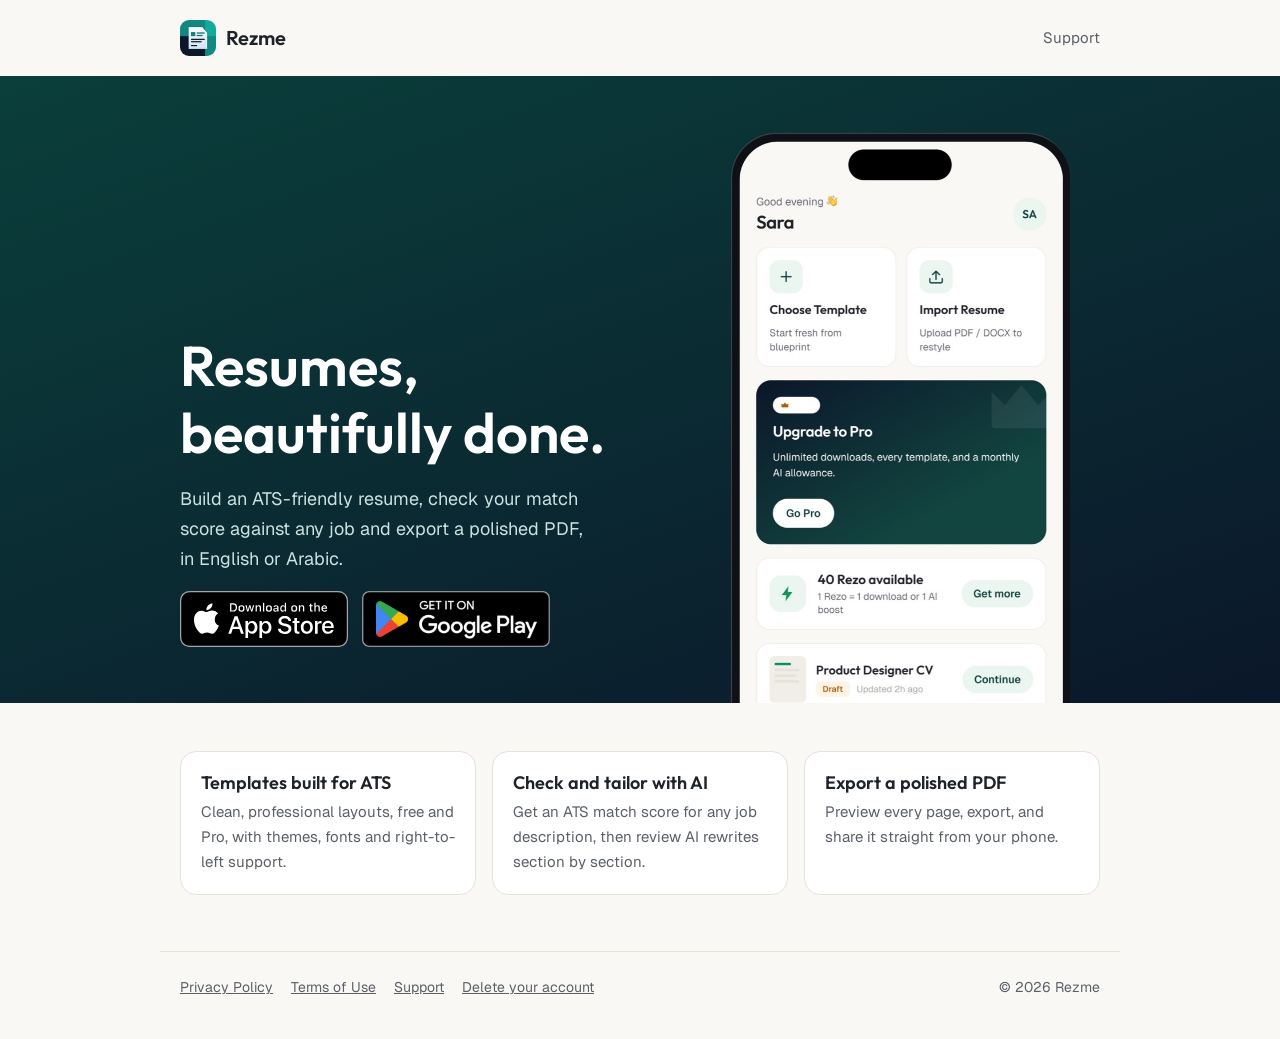
<file: index.html>
<!doctype html>
<html lang="en">
<head>
<meta charset="utf-8">
<meta name="viewport" content="width=device-width, initial-scale=1">
<title>Rezme — AI resume and CV builder</title>
<meta name="description" content="Build an ATS-friendly resume, check your match score and export a polished PDF. Get Rezme on the App Store and Google Play.">
<link rel="icon" type="image/png" href="/assets/favicon.png">
<link rel="apple-touch-icon" href="/assets/apple-touch-icon.png">
<link rel="preconnect" href="https://fonts.googleapis.com">
<link rel="preconnect" href="https://fonts.gstatic.com" crossorigin>
<link rel="stylesheet" href="https://fonts.googleapis.com/css2?family=Geist:wght@400;500;600&family=Outfit:wght@600&display=swap">
<link rel="stylesheet" href="/assets/site.css">
</head>
<body>
<header class="top">
  <a class="brand" href="/"><img src="/assets/logo.png" alt="" width="36" height="36"><span>Rezme</span></a>
  <nav><a href="/support/">Support</a></nav>
</header>
<section class="hero">
  <div class="hero-inner">
    <div>
      <h1>Resumes, beautifully done.</h1>
      <p>Build an ATS-friendly resume, check your match score against any job and export a polished PDF, in English or Arabic.</p>
      <div class="stores">
        <a class="store-badge" href="https://apps.apple.com/app/rezme-ai-resume-cv-builder/id6544801899"><img src="/assets/app-store-badge.svg" alt="Download on the App Store" width="168" height="56"></a>
        <a class="store-badge" href="https://play.google.com/store/apps/details?id=click.profilein.profile_in"><img src="/assets/google-play-badge.png" alt="Get it on Google Play" width="188" height="56"></a>
      </div>
    </div>
    <img class="shot" src="/assets/screen-home.jpg" alt="The Rezme home screen on an iPhone" width="340">
  </div>
</section>
<section class="features">
  <div class="card">
    <h3>Templates built for ATS</h3>
    <p>Clean, professional layouts, free and Pro, with themes, fonts and right-to-left support.</p>
  </div>
  <div class="card">
    <h3>Check and tailor with AI</h3>
    <p>Get an ATS match score for any job description, then review AI rewrites section by section.</p>
  </div>
  <div class="card">
    <h3>Export a polished PDF</h3>
    <p>Preview every page, export, and share it straight from your phone.</p>
  </div>
</section>

<footer class="foot">
  <nav>
    <a href="/privacy/">Privacy Policy</a>
    <a href="/terms/">Terms of Use</a>
    <a href="/support/">Support</a>
    <a href="/delete-account/">Delete your account</a>
  </nav>
  <span>&copy; 2026 Rezme</span>
</footer>
</body>
</html>
</file>
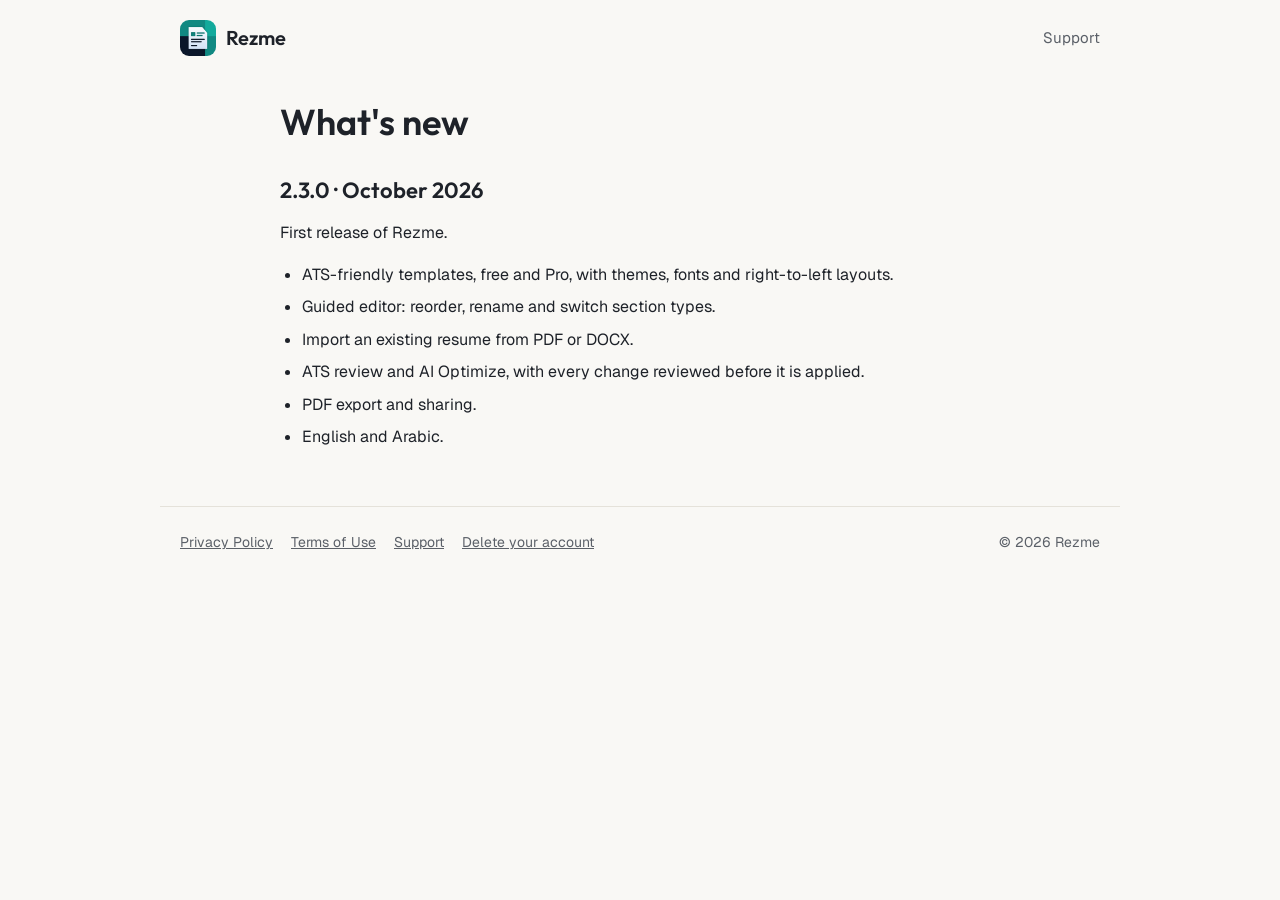
<file: changelog/index.html>
<!doctype html>
<html lang="en">
<head>
<meta charset="utf-8">
<meta name="viewport" content="width=device-width, initial-scale=1">
<title>What's new · Rezme</title>
<meta name="description" content="Rezme release notes.">
<link rel="icon" type="image/png" href="/assets/favicon.png">
<link rel="apple-touch-icon" href="/assets/apple-touch-icon.png">
<link rel="preconnect" href="https://fonts.googleapis.com">
<link rel="preconnect" href="https://fonts.gstatic.com" crossorigin>
<link rel="stylesheet" href="https://fonts.googleapis.com/css2?family=Geist:wght@400;500;600&family=Outfit:wght@600&display=swap">
<link rel="stylesheet" href="/assets/site.css">
</head>
<body>
<header class="top">
  <a class="brand" href="/"><img src="/assets/logo.png" alt="" width="36" height="36"><span>Rezme</span></a>
  <nav><a href="/support/">Support</a></nav>
</header>
<main class="doc">
<h1>What's new</h1>
<h2>2.3.0 &middot; October 2026</h2>
<p>First release of Rezme.</p>
<ul>
  <li>ATS-friendly templates, free and Pro, with themes, fonts and right-to-left layouts.</li>
  <li>Guided editor: reorder, rename and switch section types.</li>
  <li>Import an existing resume from PDF or DOCX.</li>
  <li>ATS review and AI Optimize, with every change reviewed before it is applied.</li>
  <li>PDF export and sharing.</li>
  <li>English and Arabic.</li>
</ul>
</main>

<footer class="foot">
  <nav>
    <a href="/privacy/">Privacy Policy</a>
    <a href="/terms/">Terms of Use</a>
    <a href="/support/">Support</a>
    <a href="/delete-account/">Delete your account</a>
  </nav>
  <span>&copy; 2026 Rezme</span>
</footer>
</body>
</html>
</file>
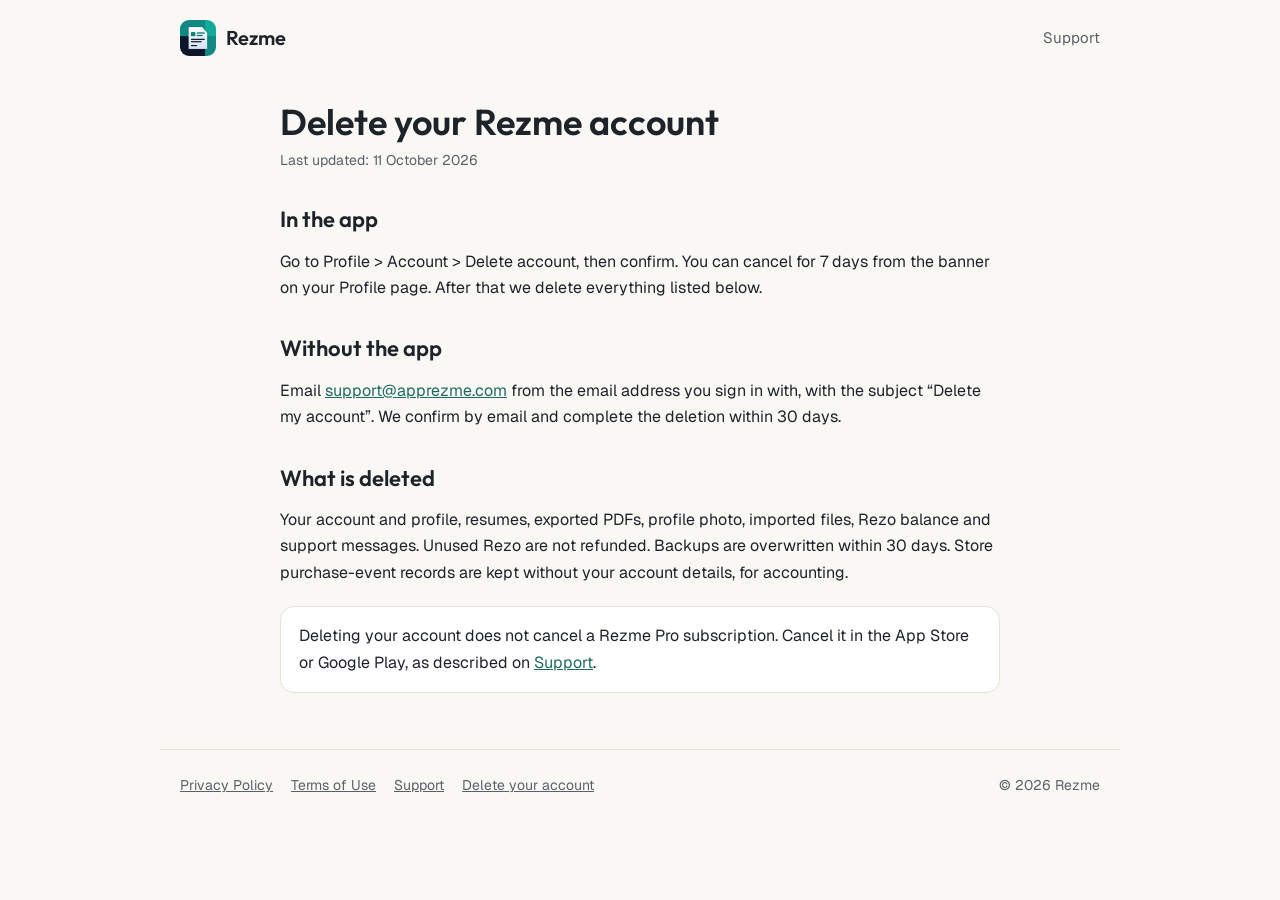
<file: delete-account/index.html>
<!doctype html>
<html lang="en">
<head>
<meta charset="utf-8">
<meta name="viewport" content="width=device-width, initial-scale=1">
<title>Delete your account · Rezme</title>
<meta name="description" content="How to delete your Rezme account and what is deleted.">
<link rel="icon" type="image/png" href="/assets/favicon.png">
<link rel="apple-touch-icon" href="/assets/apple-touch-icon.png">
<link rel="preconnect" href="https://fonts.googleapis.com">
<link rel="preconnect" href="https://fonts.gstatic.com" crossorigin>
<link rel="stylesheet" href="https://fonts.googleapis.com/css2?family=Geist:wght@400;500;600&family=Outfit:wght@600&display=swap">
<link rel="stylesheet" href="/assets/site.css">
</head>
<body>
<header class="top">
  <a class="brand" href="/"><img src="/assets/logo.png" alt="" width="36" height="36"><span>Rezme</span></a>
  <nav><a href="/support/">Support</a></nav>
</header>
<main class="doc">
<h1>Delete your Rezme account</h1>
<p class="updated">Last updated: 11 October 2026</p>
<h2>In the app</h2>
<p>Go to Profile &gt; Account &gt; Delete account, then confirm. You can cancel for 7 days from the banner on your Profile page. After that we delete everything listed below.</p>

<h2>Without the app</h2>
<p>Email <a href="mailto:support@apprezme.com?subject=Delete%20my%20account">support@apprezme.com</a> from the email address you sign in with, with the subject &ldquo;Delete my account&rdquo;. We confirm by email and complete the deletion within 30 days.</p>

<h2>What is deleted</h2>
<p>Your account and profile, resumes, exported PDFs, profile photo, imported files, Rezo balance and support messages. Unused Rezo are not refunded. Backups are overwritten within 30 days. Store purchase-event records are kept without your account details, for accounting.</p>

<div class="note"><p>Deleting your account does not cancel a Rezme Pro subscription. Cancel it in the App Store or Google Play, as described on <a href="/support/">Support</a>.</p></div>
</main>

<footer class="foot">
  <nav>
    <a href="/privacy/">Privacy Policy</a>
    <a href="/terms/">Terms of Use</a>
    <a href="/support/">Support</a>
    <a href="/delete-account/">Delete your account</a>
  </nav>
  <span>&copy; 2026 Rezme</span>
</footer>
</body>
</html>
</file>
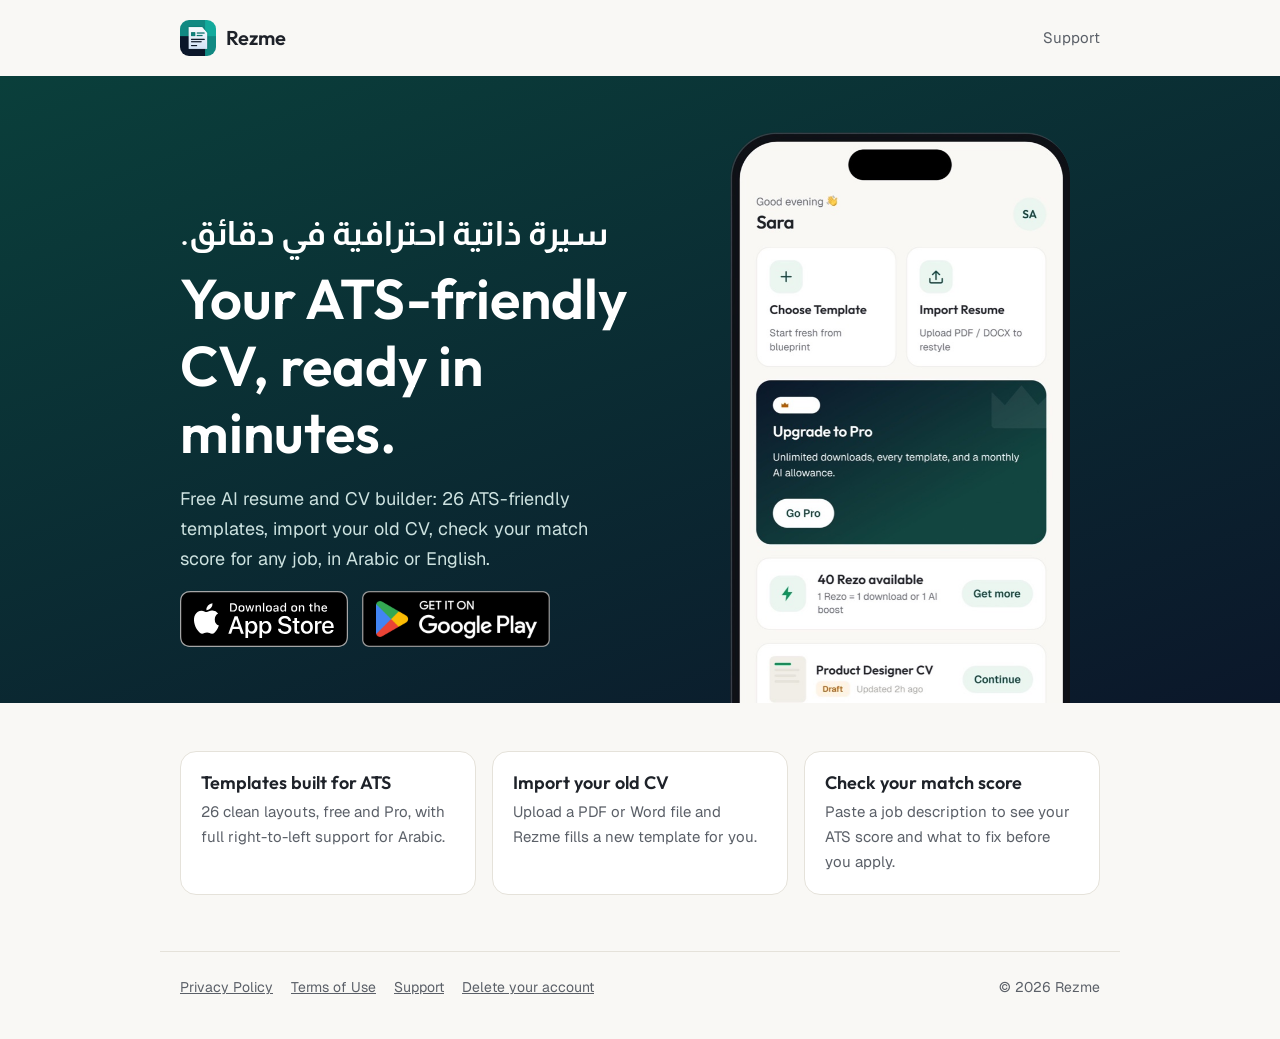
<file: download/index.html>
<!doctype html>
<html lang="en">
<head>
<meta charset="utf-8">
<meta name="viewport" content="width=device-width, initial-scale=1">
<title>Download Rezme · AI resume and CV builder</title>
<meta name="description" content="Get Rezme free on the App Store and Google Play: 26 ATS-friendly templates, AI import and an ATS match score, in Arabic or English.">
<link rel="icon" type="image/png" href="/assets/favicon.png">
<link rel="apple-touch-icon" href="/assets/apple-touch-icon.png">
<link rel="preconnect" href="https://fonts.googleapis.com">
<link rel="preconnect" href="https://fonts.gstatic.com" crossorigin>
<link rel="stylesheet" href="https://fonts.googleapis.com/css2?family=Almarai:wght@400;700&family=Geist:wght@400;500;600&family=Outfit:wght@600&display=swap">
<link rel="stylesheet" href="/assets/site.css">
</head>
<body>
<header class="top">
  <a class="brand" href="/"><img src="/assets/logo.png" alt="" width="36" height="36"><span>Rezme</span></a>
  <nav><a href="/support/">Support</a></nav>
</header>
<section class="hero">
  <div class="hero-inner">
    <div>
      <p class="hero-ar" lang="ar" dir="rtl">سيرة ذاتية احترافية في دقائق.</p>
      <h1>Your ATS-friendly CV, ready in minutes.</h1>
      <p>Free AI resume and CV builder: 26 ATS-friendly templates, import your old CV, check your match score for any job, in Arabic or English.</p>
      <div class="stores">
        <a class="store-badge" href="https://apps.apple.com/app/rezme-ai-resume-cv-builder/id6544801899"><img src="/assets/app-store-badge.svg" alt="Download on the App Store" width="168" height="56"></a>
        <!-- Paid Meta ads land here; the referrer keeps those installs separate in Play Console. -->
        <a class="store-badge" href="https://play.google.com/store/apps/details?id=click.profilein.profile_in&amp;referrer=utm_source%3Dmeta_ads%26utm_medium%3Dpaid%26utm_campaign%3Dlaunch_nov2026_boost"><img src="/assets/google-play-badge.png" alt="Get it on Google Play" width="188" height="56"></a>
      </div>
    </div>
    <img class="shot" src="/assets/screen-home.jpg" alt="The Rezme home screen on an iPhone" width="340">
  </div>
</section>
<section class="features">
  <div class="card">
    <h3>Templates built for ATS</h3>
    <p>26 clean layouts, free and Pro, with full right-to-left support for Arabic.</p>
  </div>
  <div class="card">
    <h3>Import your old CV</h3>
    <p>Upload a PDF or Word file and Rezme fills a new template for you.</p>
  </div>
  <div class="card">
    <h3>Check your match score</h3>
    <p>Paste a job description to see your ATS score and what to fix before you apply.</p>
  </div>
</section>

<footer class="foot">
  <nav>
    <a href="/privacy/">Privacy Policy</a>
    <a href="/terms/">Terms of Use</a>
    <a href="/support/">Support</a>
    <a href="/delete-account/">Delete your account</a>
  </nav>
  <span>&copy; 2026 Rezme</span>
</footer>
</body>
</html>
</file>
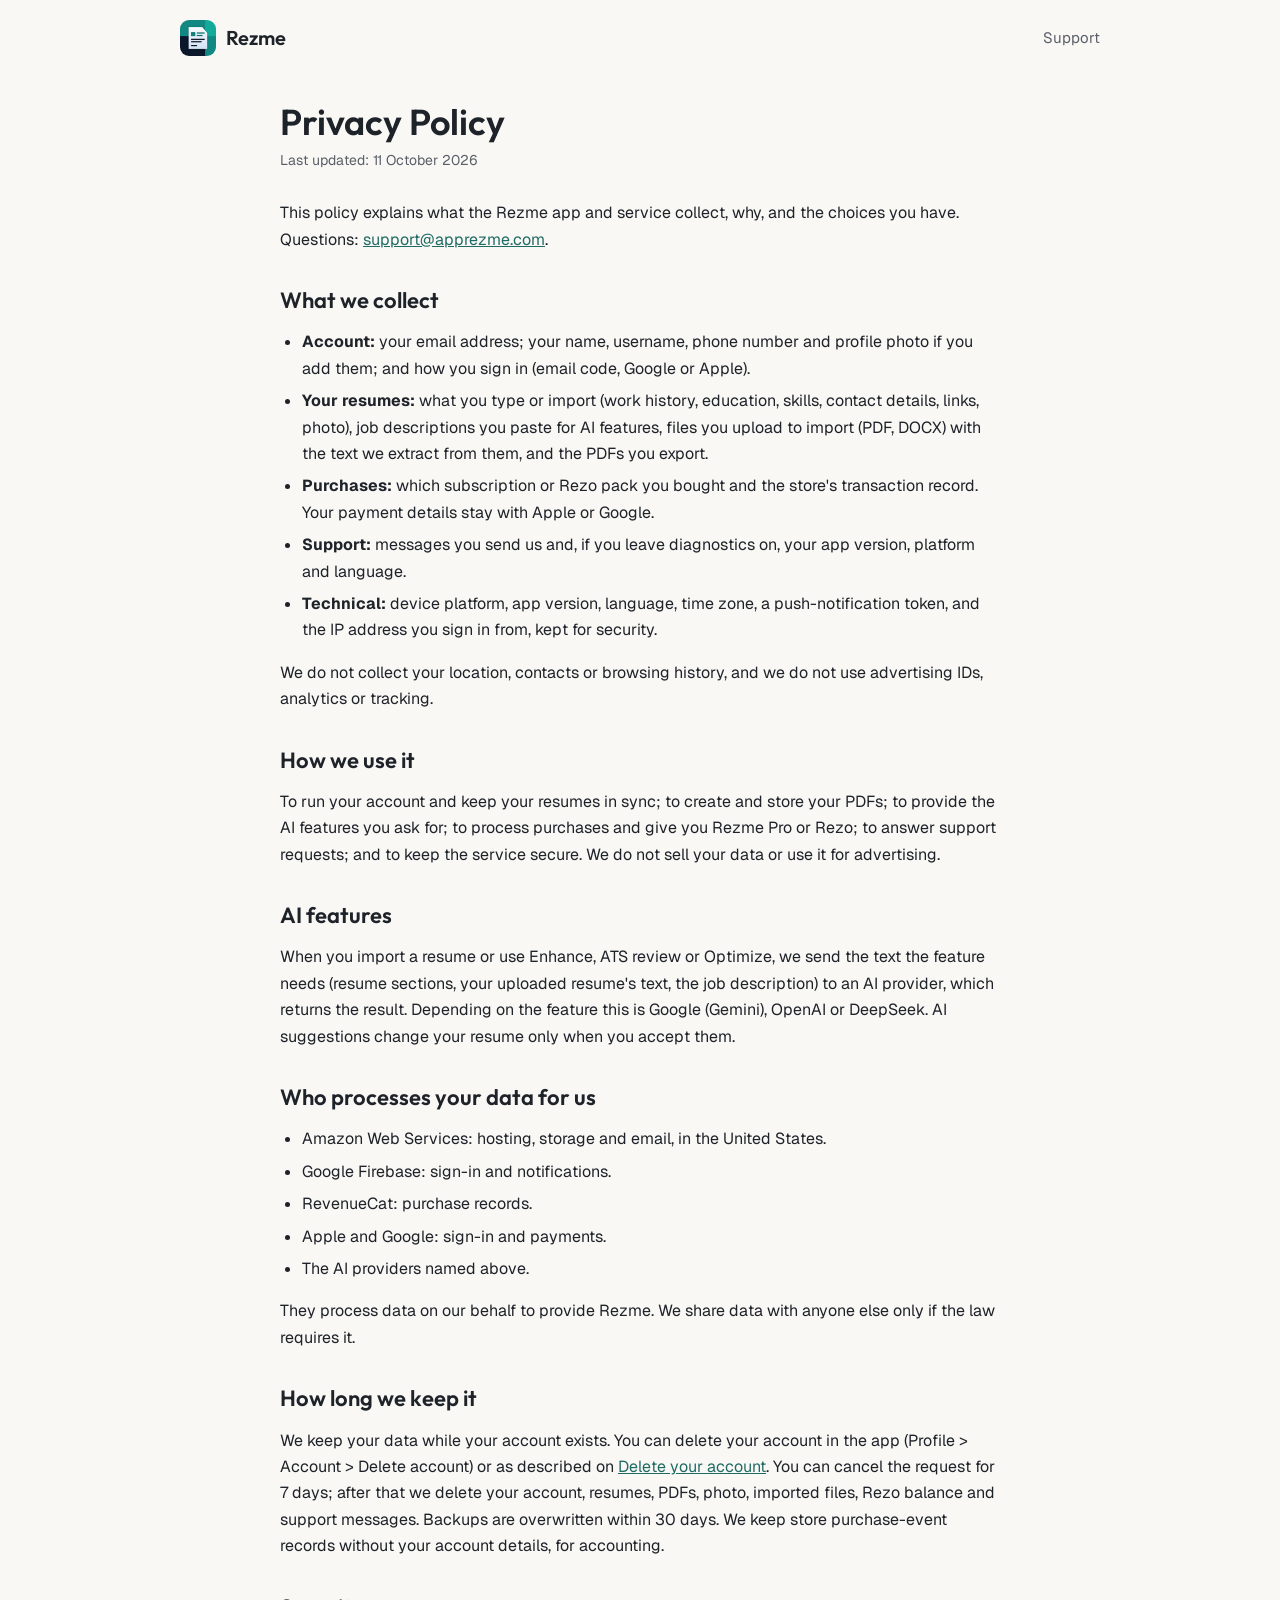
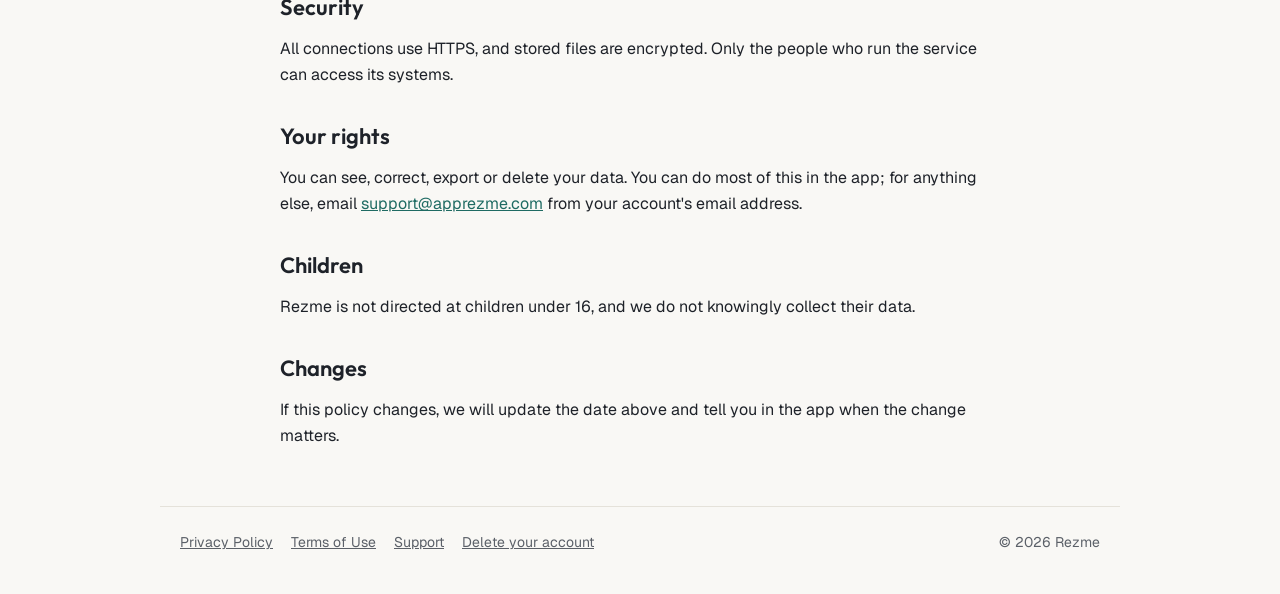
<file: privacy/index.html>
<!doctype html>
<html lang="en">
<head>
<meta charset="utf-8">
<meta name="viewport" content="width=device-width, initial-scale=1">
<title>Privacy Policy · Rezme</title>
<meta name="description" content="What Rezme collects, why, who processes it and how to delete it.">
<link rel="icon" type="image/png" href="/assets/favicon.png">
<link rel="apple-touch-icon" href="/assets/apple-touch-icon.png">
<link rel="preconnect" href="https://fonts.googleapis.com">
<link rel="preconnect" href="https://fonts.gstatic.com" crossorigin>
<link rel="stylesheet" href="https://fonts.googleapis.com/css2?family=Geist:wght@400;500;600&family=Outfit:wght@600&display=swap">
<link rel="stylesheet" href="/assets/site.css">
</head>
<body>
<header class="top">
  <a class="brand" href="/"><img src="/assets/logo.png" alt="" width="36" height="36"><span>Rezme</span></a>
  <nav><a href="/support/">Support</a></nav>
</header>
<main class="doc">
<h1>Privacy Policy</h1>
<p class="updated">Last updated: 11 October 2026</p>
<p>This policy explains what the Rezme app and service collect, why, and the choices you have. Questions: <a href="mailto:support@apprezme.com">support@apprezme.com</a>.</p>

<h2>What we collect</h2>
<ul>
  <li><strong>Account:</strong> your email address; your name, username, phone number and profile photo if you add them; and how you sign in (email code, Google or Apple).</li>
  <li><strong>Your resumes:</strong> what you type or import (work history, education, skills, contact details, links, photo), job descriptions you paste for AI features, files you upload to import (PDF, DOCX) with the text we extract from them, and the PDFs you export.</li>
  <li><strong>Purchases:</strong> which subscription or Rezo pack you bought and the store's transaction record. Your payment details stay with Apple or Google.</li>
  <li><strong>Support:</strong> messages you send us and, if you leave diagnostics on, your app version, platform and language.</li>
  <li><strong>Technical:</strong> device platform, app version, language, time zone, a push-notification token, and the IP address you sign in from, kept for security.</li>
</ul>
<p>We do not collect your location, contacts or browsing history, and we do not use advertising IDs, analytics or tracking.</p>

<h2>How we use it</h2>
<p>To run your account and keep your resumes in sync; to create and store your PDFs; to provide the AI features you ask for; to process purchases and give you Rezme Pro or Rezo; to answer support requests; and to keep the service secure. We do not sell your data or use it for advertising.</p>

<h2>AI features</h2>
<p>When you import a resume or use Enhance, ATS review or Optimize, we send the text the feature needs (resume sections, your uploaded resume's text, the job description) to an AI provider, which returns the result. Depending on the feature this is Google (Gemini), OpenAI or DeepSeek. AI suggestions change your resume only when you accept them.</p>

<h2>Who processes your data for us</h2>
<ul>
  <li>Amazon Web Services: hosting, storage and email, in the United States.</li>
  <li>Google Firebase: sign-in and notifications.</li>
  <li>RevenueCat: purchase records.</li>
  <li>Apple and Google: sign-in and payments.</li>
  <li>The AI providers named above.</li>
</ul>
<p>They process data on our behalf to provide Rezme. We share data with anyone else only if the law requires it.</p>

<h2>How long we keep it</h2>
<p>We keep your data while your account exists. You can delete your account in the app (Profile &gt; Account &gt; Delete account) or as described on <a href="/delete-account/">Delete your account</a>. You can cancel the request for 7 days; after that we delete your account, resumes, PDFs, photo, imported files, Rezo balance and support messages. Backups are overwritten within 30 days. We keep store purchase-event records without your account details, for accounting.</p>

<h2>Security</h2>
<p>All connections use HTTPS, and stored files are encrypted. Only the people who run the service can access its systems.</p>

<h2>Your rights</h2>
<p>You can see, correct, export or delete your data. You can do most of this in the app; for anything else, email <a href="mailto:support@apprezme.com">support@apprezme.com</a> from your account's email address.</p>

<h2>Children</h2>
<p>Rezme is not directed at children under 16, and we do not knowingly collect their data.</p>

<h2>Changes</h2>
<p>If this policy changes, we will update the date above and tell you in the app when the change matters.</p>
</main>

<footer class="foot">
  <nav>
    <a href="/privacy/">Privacy Policy</a>
    <a href="/terms/">Terms of Use</a>
    <a href="/support/">Support</a>
    <a href="/delete-account/">Delete your account</a>
  </nav>
  <span>&copy; 2026 Rezme</span>
</footer>
</body>
</html>
</file>
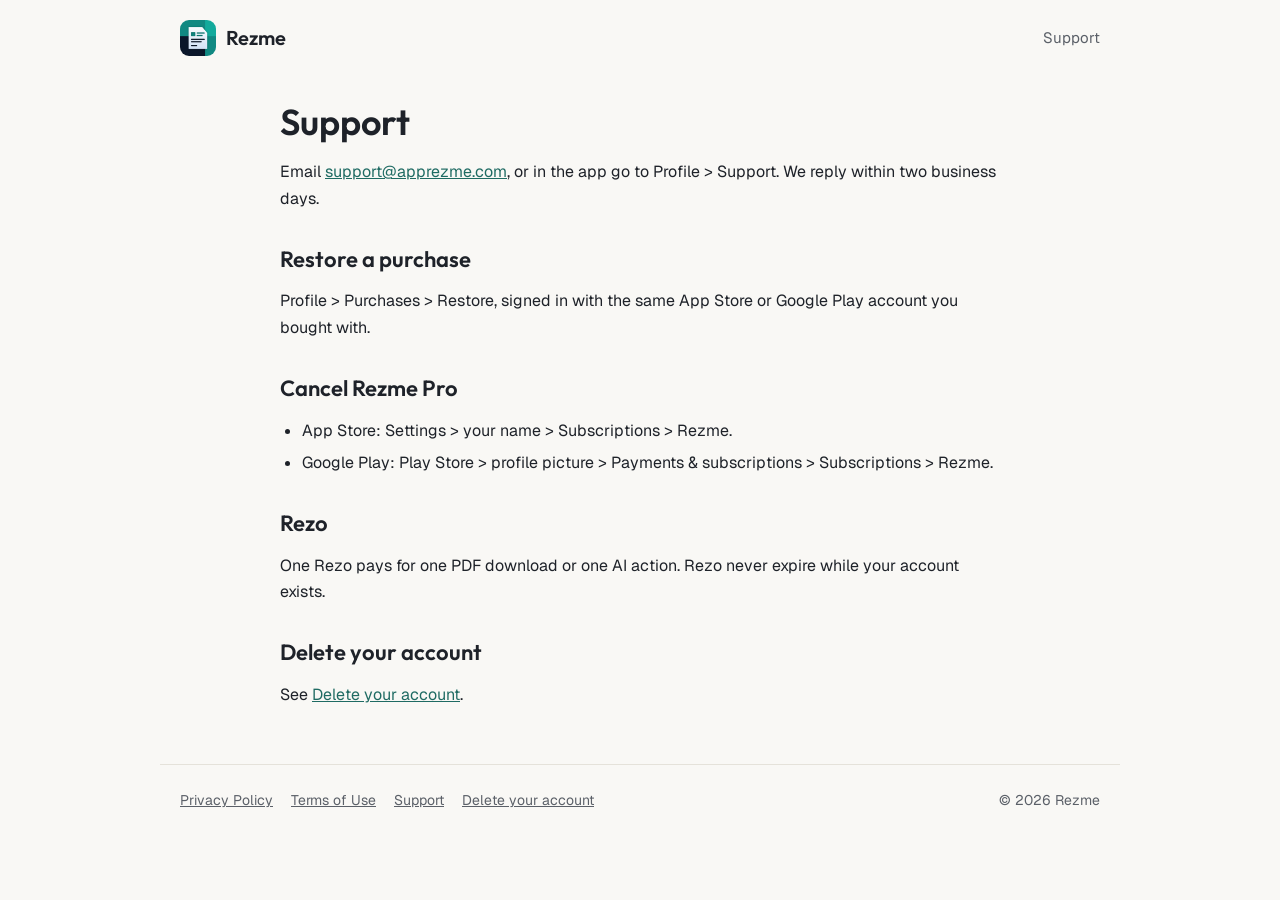
<file: support/index.html>
<!doctype html>
<html lang="en">
<head>
<meta charset="utf-8">
<meta name="viewport" content="width=device-width, initial-scale=1">
<title>Support · Rezme</title>
<meta name="description" content="Get help with Rezme: purchases, subscriptions, Rezo and your account.">
<link rel="icon" type="image/png" href="/assets/favicon.png">
<link rel="apple-touch-icon" href="/assets/apple-touch-icon.png">
<link rel="preconnect" href="https://fonts.googleapis.com">
<link rel="preconnect" href="https://fonts.gstatic.com" crossorigin>
<link rel="stylesheet" href="https://fonts.googleapis.com/css2?family=Geist:wght@400;500;600&family=Outfit:wght@600&display=swap">
<link rel="stylesheet" href="/assets/site.css">
</head>
<body>
<header class="top">
  <a class="brand" href="/"><img src="/assets/logo.png" alt="" width="36" height="36"><span>Rezme</span></a>
  <nav><a href="/support/">Support</a></nav>
</header>
<main class="doc">
<h1>Support</h1>
<p>Email <a href="mailto:support@apprezme.com">support@apprezme.com</a>, or in the app go to Profile &gt; Support. We reply within two business days.</p>

<h2>Restore a purchase</h2>
<p>Profile &gt; Purchases &gt; Restore, signed in with the same App Store or Google Play account you bought with.</p>

<h2>Cancel Rezme Pro</h2>
<ul>
  <li>App Store: Settings &gt; your name &gt; Subscriptions &gt; Rezme.</li>
  <li>Google Play: Play Store &gt; profile picture &gt; Payments &amp; subscriptions &gt; Subscriptions &gt; Rezme.</li>
</ul>

<h2>Rezo</h2>
<p>One Rezo pays for one PDF download or one AI action. Rezo never expire while your account exists.</p>

<h2>Delete your account</h2>
<p>See <a href="/delete-account/">Delete your account</a>.</p>
</main>

<footer class="foot">
  <nav>
    <a href="/privacy/">Privacy Policy</a>
    <a href="/terms/">Terms of Use</a>
    <a href="/support/">Support</a>
    <a href="/delete-account/">Delete your account</a>
  </nav>
  <span>&copy; 2026 Rezme</span>
</footer>
</body>
</html>
</file>
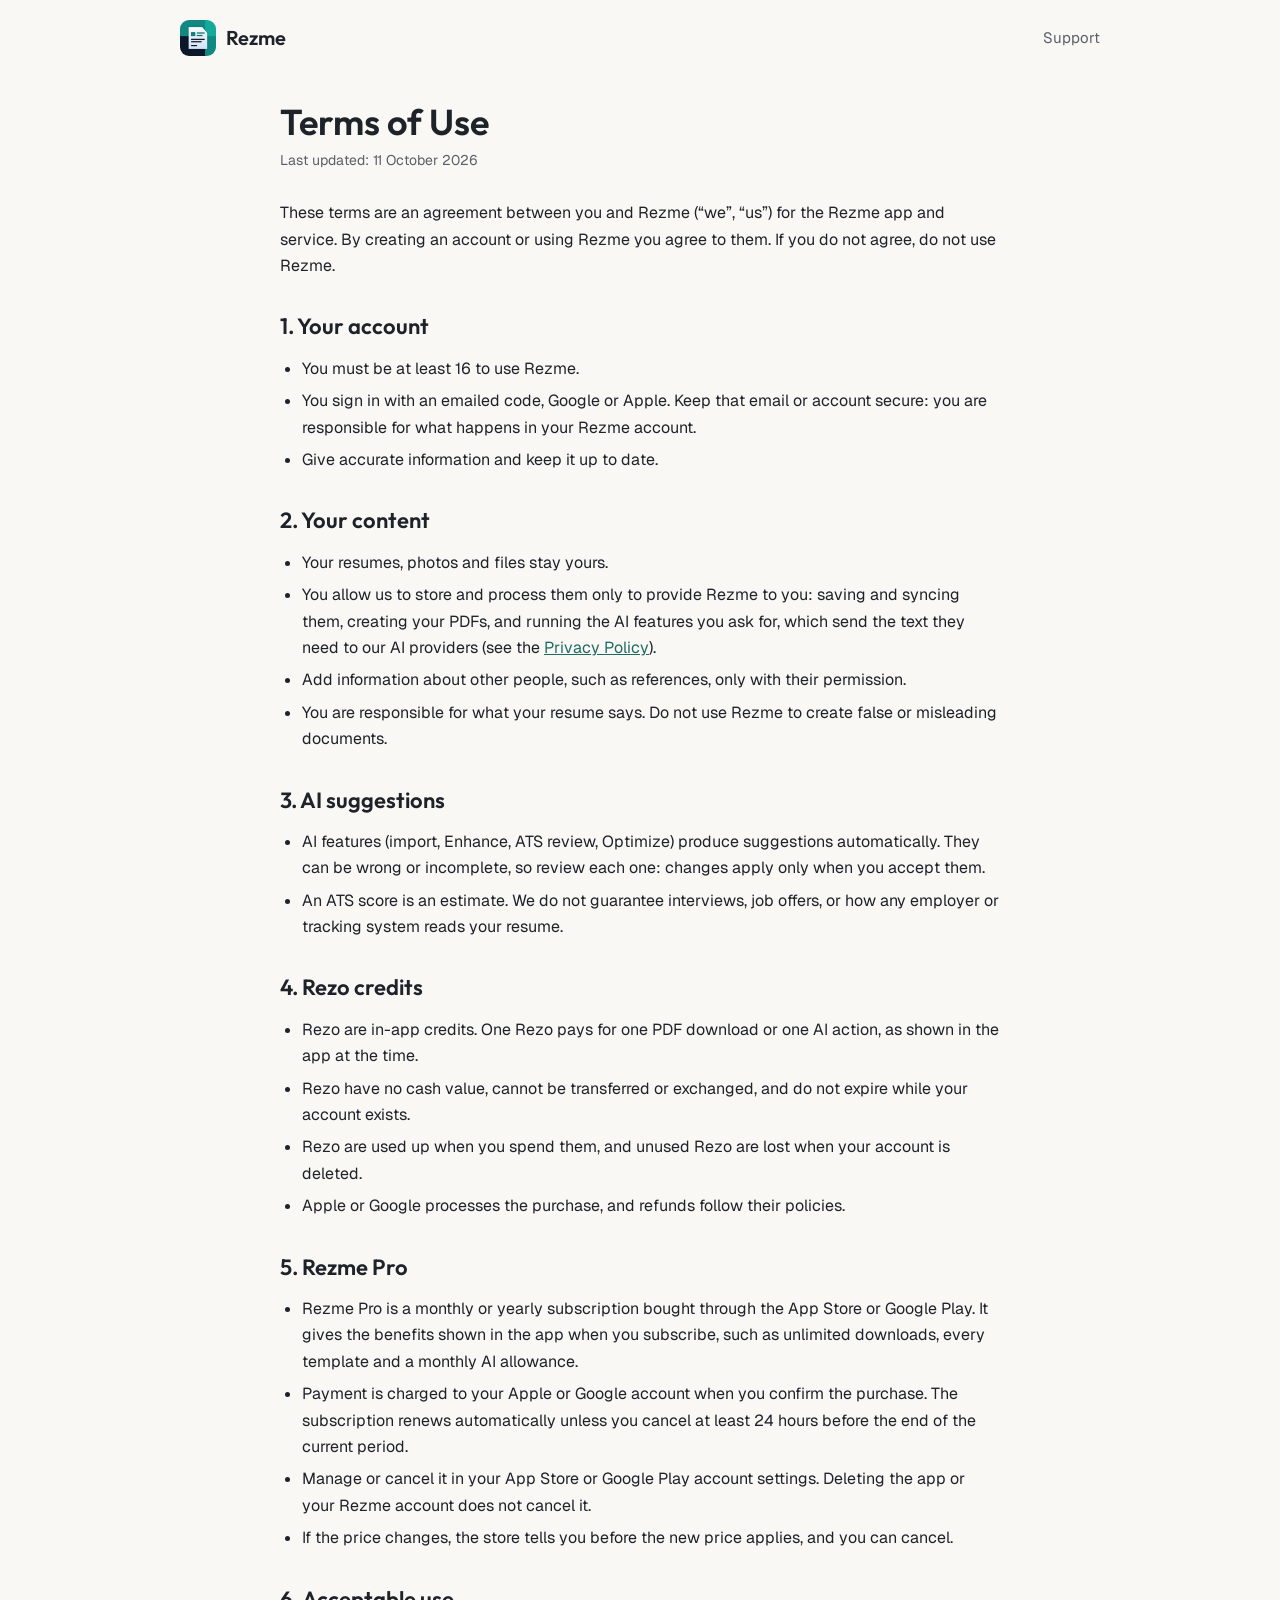
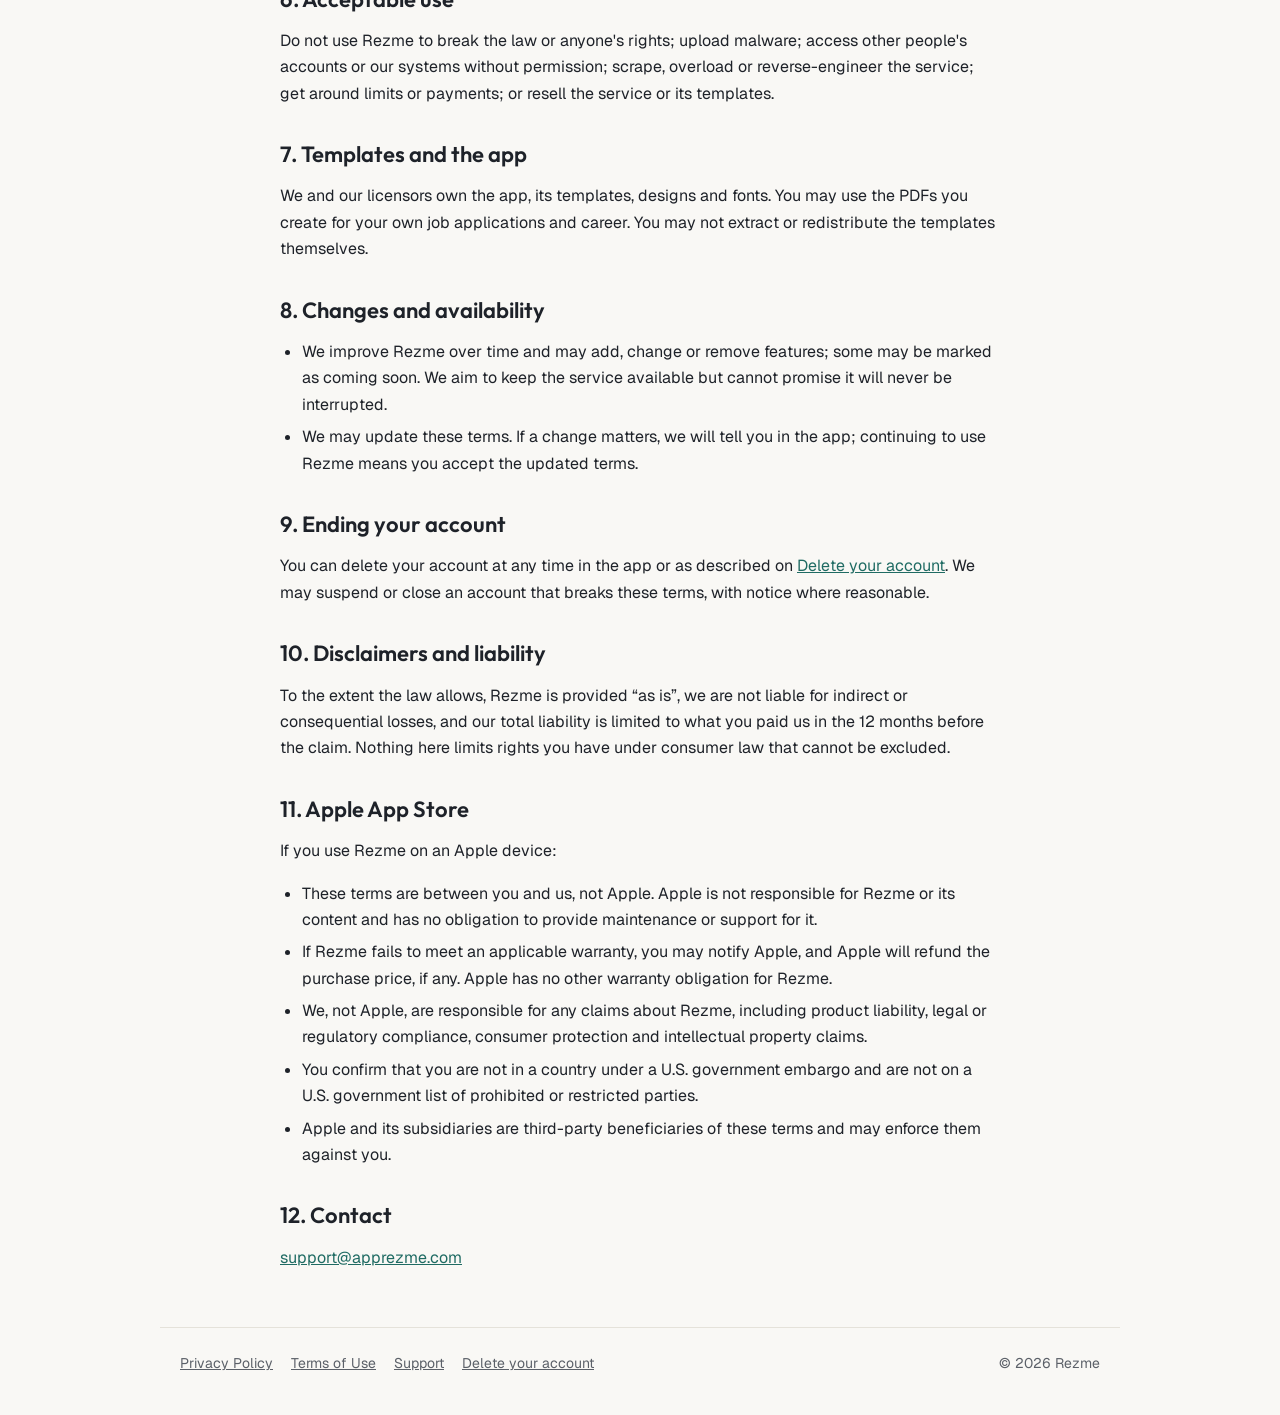
<file: terms/index.html>
<!doctype html>
<html lang="en">
<head>
<meta charset="utf-8">
<meta name="viewport" content="width=device-width, initial-scale=1">
<title>Terms of Use · Rezme</title>
<meta name="description" content="The terms for using the Rezme app, Rezo credits and Rezme Pro.">
<link rel="icon" type="image/png" href="/assets/favicon.png">
<link rel="apple-touch-icon" href="/assets/apple-touch-icon.png">
<link rel="preconnect" href="https://fonts.googleapis.com">
<link rel="preconnect" href="https://fonts.gstatic.com" crossorigin>
<link rel="stylesheet" href="https://fonts.googleapis.com/css2?family=Geist:wght@400;500;600&family=Outfit:wght@600&display=swap">
<link rel="stylesheet" href="/assets/site.css">
</head>
<body>
<header class="top">
  <a class="brand" href="/"><img src="/assets/logo.png" alt="" width="36" height="36"><span>Rezme</span></a>
  <nav><a href="/support/">Support</a></nav>
</header>
<main class="doc">
<h1>Terms of Use</h1>
<p class="updated">Last updated: 11 October 2026</p>
<p>These terms are an agreement between you and Rezme (&ldquo;we&rdquo;, &ldquo;us&rdquo;) for the Rezme app and service. By creating an account or using Rezme you agree to them. If you do not agree, do not use Rezme.</p>

<h2>1. Your account</h2>
<ul>
  <li>You must be at least 16 to use Rezme.</li>
  <li>You sign in with an emailed code, Google or Apple. Keep that email or account secure: you are responsible for what happens in your Rezme account.</li>
  <li>Give accurate information and keep it up to date.</li>
</ul>

<h2>2. Your content</h2>
<ul>
  <li>Your resumes, photos and files stay yours.</li>
  <li>You allow us to store and process them only to provide Rezme to you: saving and syncing them, creating your PDFs, and running the AI features you ask for, which send the text they need to our AI providers (see the <a href="/privacy/">Privacy Policy</a>).</li>
  <li>Add information about other people, such as references, only with their permission.</li>
  <li>You are responsible for what your resume says. Do not use Rezme to create false or misleading documents.</li>
</ul>

<h2>3. AI suggestions</h2>
<ul>
  <li>AI features (import, Enhance, ATS review, Optimize) produce suggestions automatically. They can be wrong or incomplete, so review each one: changes apply only when you accept them.</li>
  <li>An ATS score is an estimate. We do not guarantee interviews, job offers, or how any employer or tracking system reads your resume.</li>
</ul>

<h2>4. Rezo credits</h2>
<ul>
  <li>Rezo are in-app credits. One Rezo pays for one PDF download or one AI action, as shown in the app at the time.</li>
  <li>Rezo have no cash value, cannot be transferred or exchanged, and do not expire while your account exists.</li>
  <li>Rezo are used up when you spend them, and unused Rezo are lost when your account is deleted.</li>
  <li>Apple or Google processes the purchase, and refunds follow their policies.</li>
</ul>

<h2>5. Rezme Pro</h2>
<ul>
  <li>Rezme Pro is a monthly or yearly subscription bought through the App Store or Google Play. It gives the benefits shown in the app when you subscribe, such as unlimited downloads, every template and a monthly AI allowance.</li>
  <li>Payment is charged to your Apple or Google account when you confirm the purchase. The subscription renews automatically unless you cancel at least 24 hours before the end of the current period.</li>
  <li>Manage or cancel it in your App Store or Google Play account settings. Deleting the app or your Rezme account does not cancel it.</li>
  <li>If the price changes, the store tells you before the new price applies, and you can cancel.</li>
</ul>

<h2>6. Acceptable use</h2>
<p>Do not use Rezme to break the law or anyone's rights; upload malware; access other people's accounts or our systems without permission; scrape, overload or reverse-engineer the service; get around limits or payments; or resell the service or its templates.</p>

<h2>7. Templates and the app</h2>
<p>We and our licensors own the app, its templates, designs and fonts. You may use the PDFs you create for your own job applications and career. You may not extract or redistribute the templates themselves.</p>

<h2>8. Changes and availability</h2>
<ul>
  <li>We improve Rezme over time and may add, change or remove features; some may be marked as coming soon. We aim to keep the service available but cannot promise it will never be interrupted.</li>
  <li>We may update these terms. If a change matters, we will tell you in the app; continuing to use Rezme means you accept the updated terms.</li>
</ul>

<h2>9. Ending your account</h2>
<p>You can delete your account at any time in the app or as described on <a href="/delete-account/">Delete your account</a>. We may suspend or close an account that breaks these terms, with notice where reasonable.</p>

<h2>10. Disclaimers and liability</h2>
<p>To the extent the law allows, Rezme is provided &ldquo;as is&rdquo;, we are not liable for indirect or consequential losses, and our total liability is limited to what you paid us in the 12 months before the claim. Nothing here limits rights you have under consumer law that cannot be excluded.</p>

<h2>11. Apple App Store</h2>
<p>If you use Rezme on an Apple device:</p>
<ul>
  <li>These terms are between you and us, not Apple. Apple is not responsible for Rezme or its content and has no obligation to provide maintenance or support for it.</li>
  <li>If Rezme fails to meet an applicable warranty, you may notify Apple, and Apple will refund the purchase price, if any. Apple has no other warranty obligation for Rezme.</li>
  <li>We, not Apple, are responsible for any claims about Rezme, including product liability, legal or regulatory compliance, consumer protection and intellectual property claims.</li>
  <li>You confirm that you are not in a country under a U.S. government embargo and are not on a U.S. government list of prohibited or restricted parties.</li>
  <li>Apple and its subsidiaries are third-party beneficiaries of these terms and may enforce them against you.</li>
</ul>

<h2>12. Contact</h2>
<p><a href="mailto:support@apprezme.com">support@apprezme.com</a></p>
</main>

<footer class="foot">
  <nav>
    <a href="/privacy/">Privacy Policy</a>
    <a href="/terms/">Terms of Use</a>
    <a href="/support/">Support</a>
    <a href="/delete-account/">Delete your account</a>
  </nav>
  <span>&copy; 2026 Rezme</span>
</footer>
</body>
</html>
</file>
<file: assets/site.css>
:root {
  --bg: #f9f8f5;
  --surface: #ffffff;
  --text: #1e2229;
  --muted: #5b6068;
  --border: #e5e2da;
  --primary: #124540;
  --link: #1f6b63;
  --hero-start: #0a3f3b;
  --hero-end: #0b172a;
  --on-hero: #ffffff;
  --on-hero-muted: #cde2e0;
}

@media (prefers-color-scheme: dark) {
  :root {
    --bg: #14171b;
    --surface: #1e2229;
    --text: #f9f8f5;
    --muted: #a7adb5;
    --border: #2b2f34;
    --primary: #93bdb9;
    --link: #93bdb9;
  }
}

* { box-sizing: border-box; }

html { -webkit-text-size-adjust: 100%; }

body {
  margin: 0;
  background: var(--bg);
  color: var(--text);
  font: 16px/1.65 "Geist", system-ui, -apple-system, "Segoe UI", Roboto, sans-serif;
}

a { color: var(--link); }
a:hover { text-decoration-thickness: 2px; }

h1, h2, h3 {
  font-family: "Outfit", "Geist", system-ui, sans-serif;
  font-weight: 600;
  line-height: 1.2;
  margin: 0;
}

/* Header and footer */
.top, .foot {
  max-width: 960px;
  margin: 0 auto;
  padding: 20px 20px;
  display: flex;
  align-items: center;
  justify-content: space-between;
  gap: 16px;
}
.brand {
  display: inline-flex;
  align-items: center;
  gap: 10px;
  color: var(--text);
  text-decoration: none;
  font: 600 20px/1 "Outfit", system-ui, sans-serif;
}
.brand img { border-radius: 9px; }
.top nav { display: flex; gap: 18px; font-size: 15px; }
.top nav a { color: var(--muted); text-decoration: none; }
.top nav a:hover { color: var(--text); }

.foot {
  border-top: 1px solid var(--border);
  margin-top: 56px;
  padding-top: 24px;
  padding-bottom: 40px;
  font-size: 14px;
  color: var(--muted);
  flex-wrap: wrap;
}
.foot nav { display: flex; flex-wrap: wrap; gap: 8px 18px; }
.foot a { color: var(--muted); }

/* Long-form pages */
.doc {
  max-width: 760px;
  margin: 0 auto;
  padding: 24px 20px 0;
}
.doc h1 { font-size: 36px; margin-bottom: 6px; }
.doc .updated { color: var(--muted); font-size: 14px; margin: 0 0 28px; }
.doc h2 { font-size: 22px; margin: 34px 0 10px; }
.doc p, .doc li { max-width: 68ch; }
.doc ul { padding-left: 22px; }
.doc li { margin: 6px 0; }
.note {
  background: var(--surface);
  border: 1px solid var(--border);
  border-radius: 14px;
  padding: 16px 18px;
  margin: 20px 0;
}
.note p { margin: 0; }

/* Home */
.hero {
  background: linear-gradient(160deg, var(--hero-start), var(--hero-end));
  color: var(--on-hero);
}
.hero-inner {
  max-width: 960px;
  margin: 0 auto;
  padding: 56px 20px 0;
  display: grid;
  grid-template-columns: 1.1fr 0.9fr;
  gap: 32px;
  align-items: end;
}
.hero h1 { font-size: clamp(36px, 6vw, 56px); }
.hero .hero-ar {
  margin: 0 0 10px;
  max-width: none;
  font: 700 clamp(26px, 4vw, 34px)/1.3 "Almarai", system-ui, sans-serif;
  color: var(--on-hero);
  text-align: left;
}
.hero p { color: var(--on-hero-muted); font-size: 18px; max-width: 34ch; }
.stores {
  display: flex;
  flex-wrap: wrap;
  align-items: center;
  gap: 14px;
  margin: 8px 0 56px;
}
/*
 * The stores' official badges, unmodified (Google's with its transparent padding trimmed).
 * Apple's rules: its badge comes first, and clear space is a quarter of the badge height,
 * which the gap keeps.
 */
.store-badge { display: block; border-radius: 9px; }
.store-badge img { display: block; width: auto; height: 56px; }
.store-badge:focus-visible { outline: 2px solid var(--on-hero); outline-offset: 3px; }
.hero .shot {
  width: 100%;
  max-width: 340px;
  justify-self: center;
  display: block;
  /* The phone's own corner radius, so no background shows at the corners. */
  border-radius: 13.4% 13.4% 0 0 / 8% 8% 0 0;
}

.features {
  max-width: 960px;
  margin: 0 auto;
  padding: 48px 20px 0;
  display: grid;
  grid-template-columns: repeat(3, 1fr);
  gap: 16px;
}
.card {
  background: var(--surface);
  border: 1px solid var(--border);
  border-radius: 16px;
  padding: 20px;
}
.card h3 { font-size: 18px; margin-bottom: 6px; }
.card p { margin: 0; color: var(--muted); font-size: 15px; }

@media (max-width: 760px) {
  .hero-inner { grid-template-columns: 1fr; padding-top: 40px; }
  .stores { margin-bottom: 8px; gap: 12px; }
  .store-badge img { height: 48px; }
  .hero .shot { max-width: 260px; }
  .features { grid-template-columns: 1fr; }
  .doc h1 { font-size: 30px; }
}
</file>
